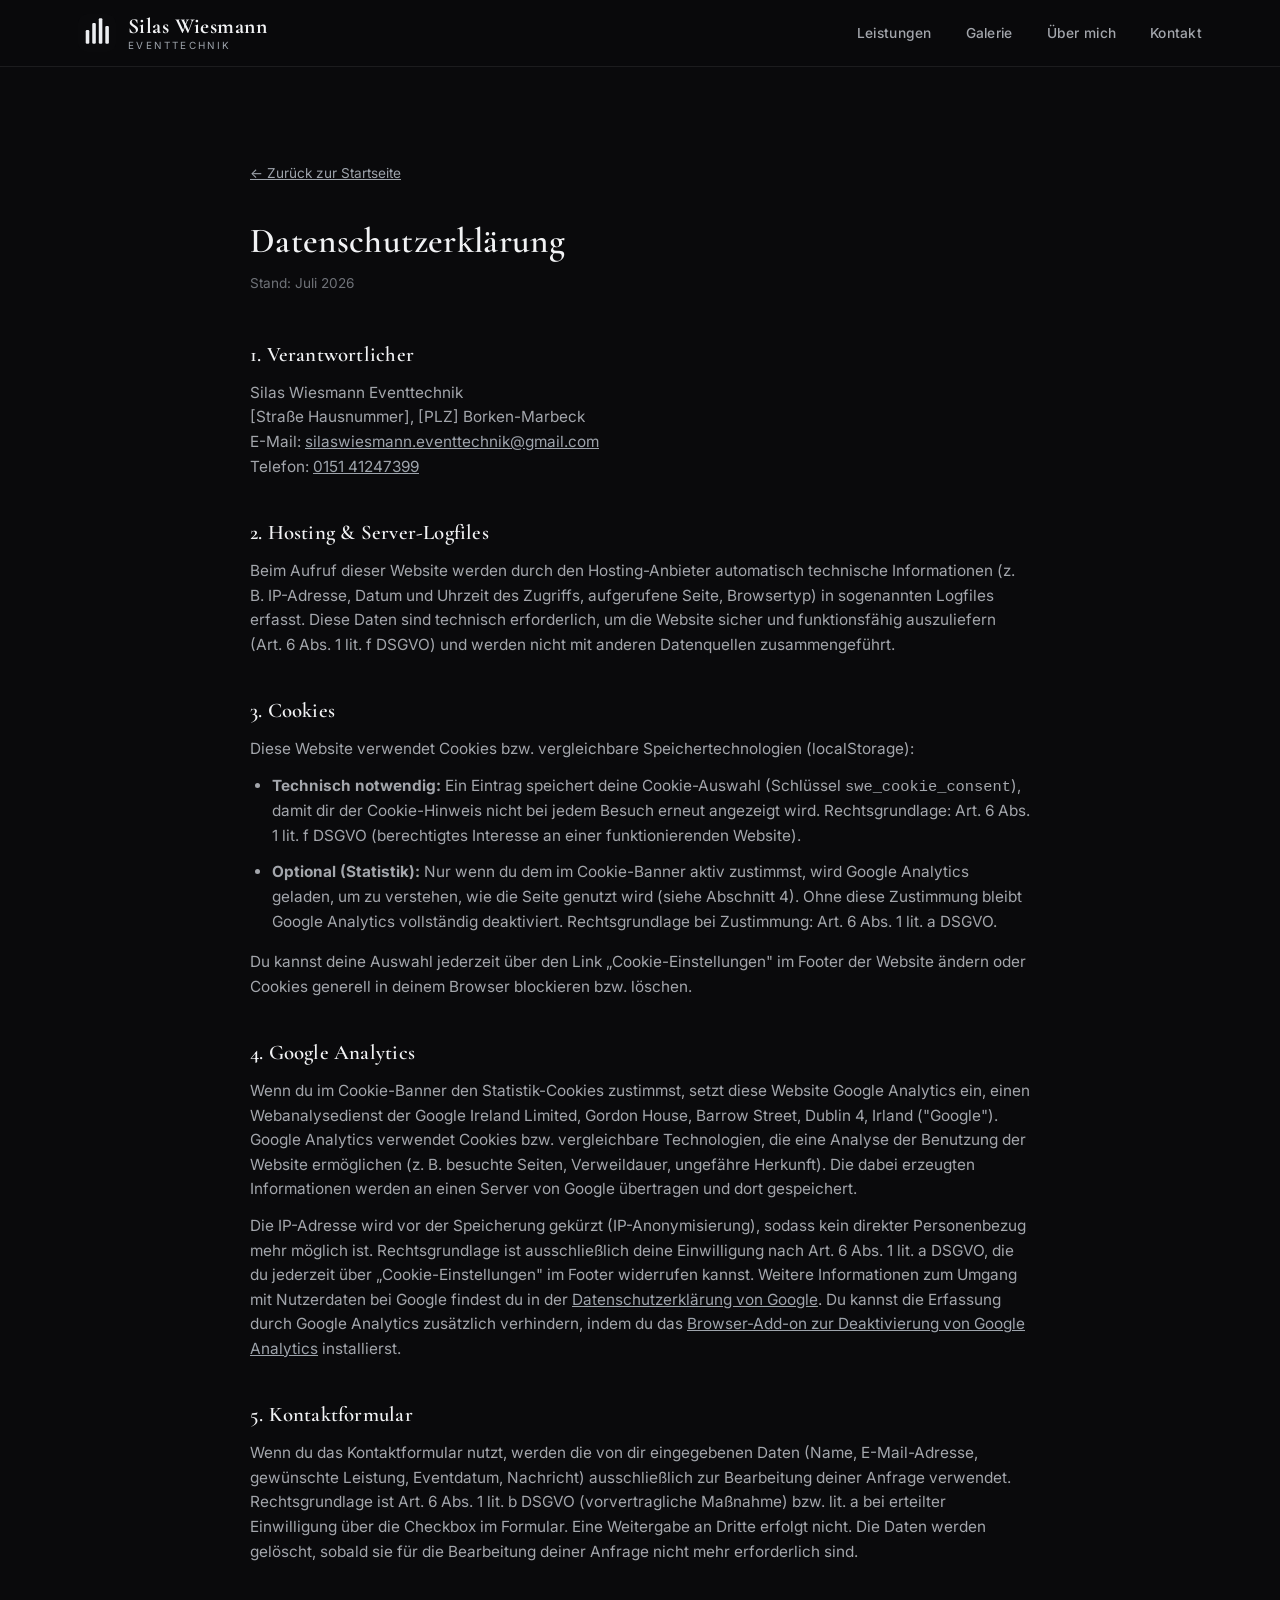
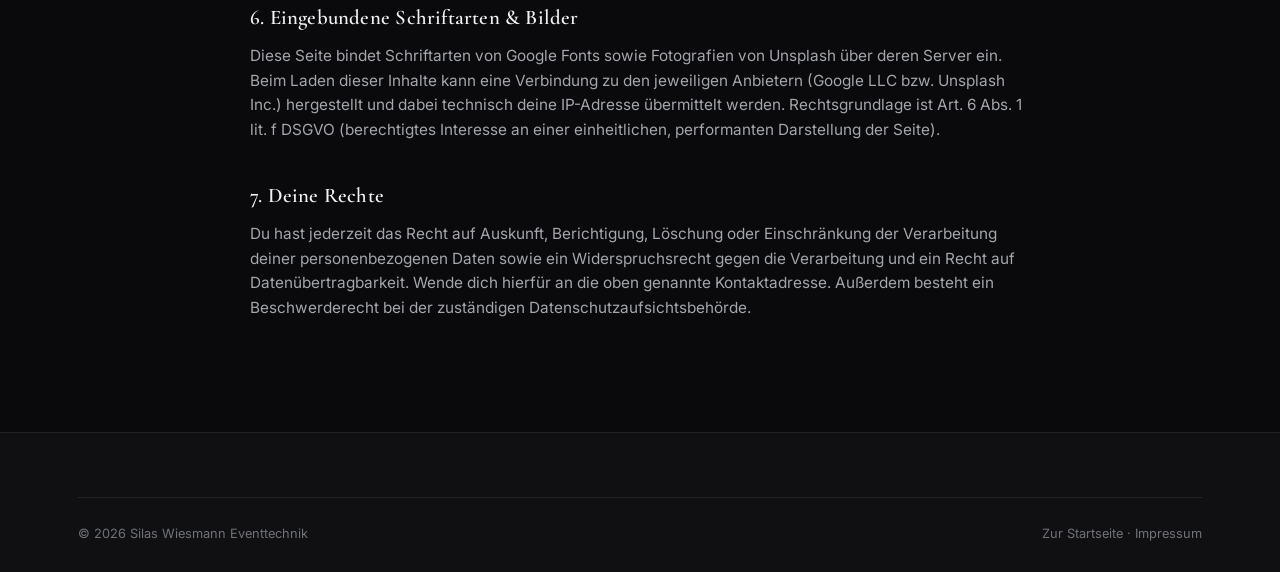
<file: datenschutz.html>
<!DOCTYPE html>
<html lang="de">
<head>
<meta charset="UTF-8">
<meta name="viewport" content="width=device-width, initial-scale=1.0">
<title>Datenschutz — Silas Wiesmann Eventtechnik</title>
<link rel="icon" type="image/svg+xml" href="assets/mark.svg">
<link rel="apple-touch-icon" href="assets/mark.svg">
<link rel="preconnect" href="https://fonts.googleapis.com">
<link rel="preconnect" href="https://fonts.gstatic.com" crossorigin>
<link href="https://fonts.googleapis.com/css2?family=Cormorant+Garamond:wght@500;600;700&family=Inter:wght@400;500;600;700&display=swap" rel="stylesheet">
<link rel="stylesheet" href="css/style.css">
</head>
<body>

<header class="nav is-scrolled">
  <div class="container">
    <a href="index.html" class="brand">
      <img src="assets/mark.svg" alt="" class="brand-mark" width="38" height="38">
      <span class="brand-text">
        <span class="brand-name">Silas Wiesmann</span>
        <span class="brand-tag">Eventtechnik</span>
      </span>
    </a>
    <nav class="nav-links">
      <a href="index.html#leistungen">Leistungen</a>
      <a href="index.html#galerie">Galerie</a>
      <a href="index.html#ueber-mich">Über mich</a>
      <a href="index.html#kontakt">Kontakt</a>
    </nav>
  </div>
</header>

<main class="container legal-page">
  <a href="index.html" class="back-link">&larr; Zurück zur Startseite</a>
  <h1>Datenschutzerklärung</h1>
  <p class="updated">Stand: Juli 2026</p>

  <h2>1. Verantwortlicher</h2>
  <p>
    Silas Wiesmann Eventtechnik<br>
    [Straße Hausnummer], [PLZ] Borken-Marbeck<br>
    E-Mail: <a href="mailto:silaswiesmann.eventtechnik@gmail.com">silaswiesmann.eventtechnik@gmail.com</a><br>
    Telefon: <a href="tel:+4915141247399">0151 41247399</a>
  </p>

  <h2>2. Hosting &amp; Server-Logfiles</h2>
  <p>Beim Aufruf dieser Website werden durch den Hosting-Anbieter automatisch technische Informationen (z. B. IP-Adresse, Datum und Uhrzeit des Zugriffs, aufgerufene Seite, Browsertyp) in sogenannten Logfiles erfasst. Diese Daten sind technisch erforderlich, um die Website sicher und funktionsfähig auszuliefern (Art. 6 Abs. 1 lit. f DSGVO) und werden nicht mit anderen Datenquellen zusammengeführt.</p>

  <h2>3. Cookies</h2>
  <p>Diese Website verwendet Cookies bzw. vergleichbare Speichertechnologien (localStorage):</p>
  <ul>
    <li><strong>Technisch notwendig:</strong> Ein Eintrag speichert deine Cookie-Auswahl (Schlüssel <code>swe_cookie_consent</code>), damit dir der Cookie-Hinweis nicht bei jedem Besuch erneut angezeigt wird. Rechtsgrundlage: Art. 6 Abs. 1 lit. f DSGVO (berechtigtes Interesse an einer funktionierenden Website).</li>
    <li><strong>Optional (Statistik):</strong> Nur wenn du dem im Cookie-Banner aktiv zustimmst, wird Google Analytics geladen, um zu verstehen, wie die Seite genutzt wird (siehe Abschnitt 4). Ohne diese Zustimmung bleibt Google Analytics vollständig deaktiviert. Rechtsgrundlage bei Zustimmung: Art. 6 Abs. 1 lit. a DSGVO.</li>
  </ul>
  <p>Du kannst deine Auswahl jederzeit über den Link „Cookie-Einstellungen" im Footer der Website ändern oder Cookies generell in deinem Browser blockieren bzw. löschen.</p>

  <h2>4. Google Analytics</h2>
  <p>Wenn du im Cookie-Banner den Statistik-Cookies zustimmst, setzt diese Website Google Analytics ein, einen Webanalysedienst der Google Ireland Limited, Gordon House, Barrow Street, Dublin 4, Irland ("Google"). Google Analytics verwendet Cookies bzw. vergleichbare Technologien, die eine Analyse der Benutzung der Website ermöglichen (z. B. besuchte Seiten, Verweildauer, ungefähre Herkunft). Die dabei erzeugten Informationen werden an einen Server von Google übertragen und dort gespeichert.</p>
  <p>Die IP-Adresse wird vor der Speicherung gekürzt (IP-Anonymisierung), sodass kein direkter Personenbezug mehr möglich ist. Rechtsgrundlage ist ausschließlich deine Einwilligung nach Art. 6 Abs. 1 lit. a DSGVO, die du jederzeit über „Cookie-Einstellungen" im Footer widerrufen kannst. Weitere Informationen zum Umgang mit Nutzerdaten bei Google findest du in der <a href="https://policies.google.com/privacy" target="_blank" rel="noopener">Datenschutzerklärung von Google</a>. Du kannst die Erfassung durch Google Analytics zusätzlich verhindern, indem du das <a href="https://tools.google.com/dlpage/gaoptout" target="_blank" rel="noopener">Browser-Add-on zur Deaktivierung von Google Analytics</a> installierst.</p>

  <h2>5. Kontaktformular</h2>
  <p>Wenn du das Kontaktformular nutzt, werden die von dir eingegebenen Daten (Name, E-Mail-Adresse, gewünschte Leistung, Eventdatum, Nachricht) ausschließlich zur Bearbeitung deiner Anfrage verwendet. Rechtsgrundlage ist Art. 6 Abs. 1 lit. b DSGVO (vorvertragliche Maßnahme) bzw. lit. a bei erteilter Einwilligung über die Checkbox im Formular. Eine Weitergabe an Dritte erfolgt nicht. Die Daten werden gelöscht, sobald sie für die Bearbeitung deiner Anfrage nicht mehr erforderlich sind.</p>

  <h2>6. Eingebundene Schriftarten &amp; Bilder</h2>
  <p>Diese Seite bindet Schriftarten von Google Fonts sowie Fotografien von Unsplash über deren Server ein. Beim Laden dieser Inhalte kann eine Verbindung zu den jeweiligen Anbietern (Google LLC bzw. Unsplash Inc.) hergestellt und dabei technisch deine IP-Adresse übermittelt werden. Rechtsgrundlage ist Art. 6 Abs. 1 lit. f DSGVO (berechtigtes Interesse an einer einheitlichen, performanten Darstellung der Seite).</p>

  <h2>7. Deine Rechte</h2>
  <p>Du hast jederzeit das Recht auf Auskunft, Berichtigung, Löschung oder Einschränkung der Verarbeitung deiner personenbezogenen Daten sowie ein Widerspruchsrecht gegen die Verarbeitung und ein Recht auf Datenübertragbarkeit. Wende dich hierfür an die oben genannte Kontaktadresse. Außerdem besteht ein Beschwerderecht bei der zuständigen Datenschutzaufsichtsbehörde.</p>

</main>

<footer class="site-footer">
  <div class="container">
    <div class="footer-bottom">
      <span>© <span id="year"></span> Silas Wiesmann Eventtechnik</span>
      <span><a href="index.html">Zur Startseite</a> · <a href="impressum.html">Impressum</a></span>
    </div>
  </div>
</footer>

<script>document.getElementById('year').textContent = new Date().getFullYear();</script>
</body>
</html>
</file>
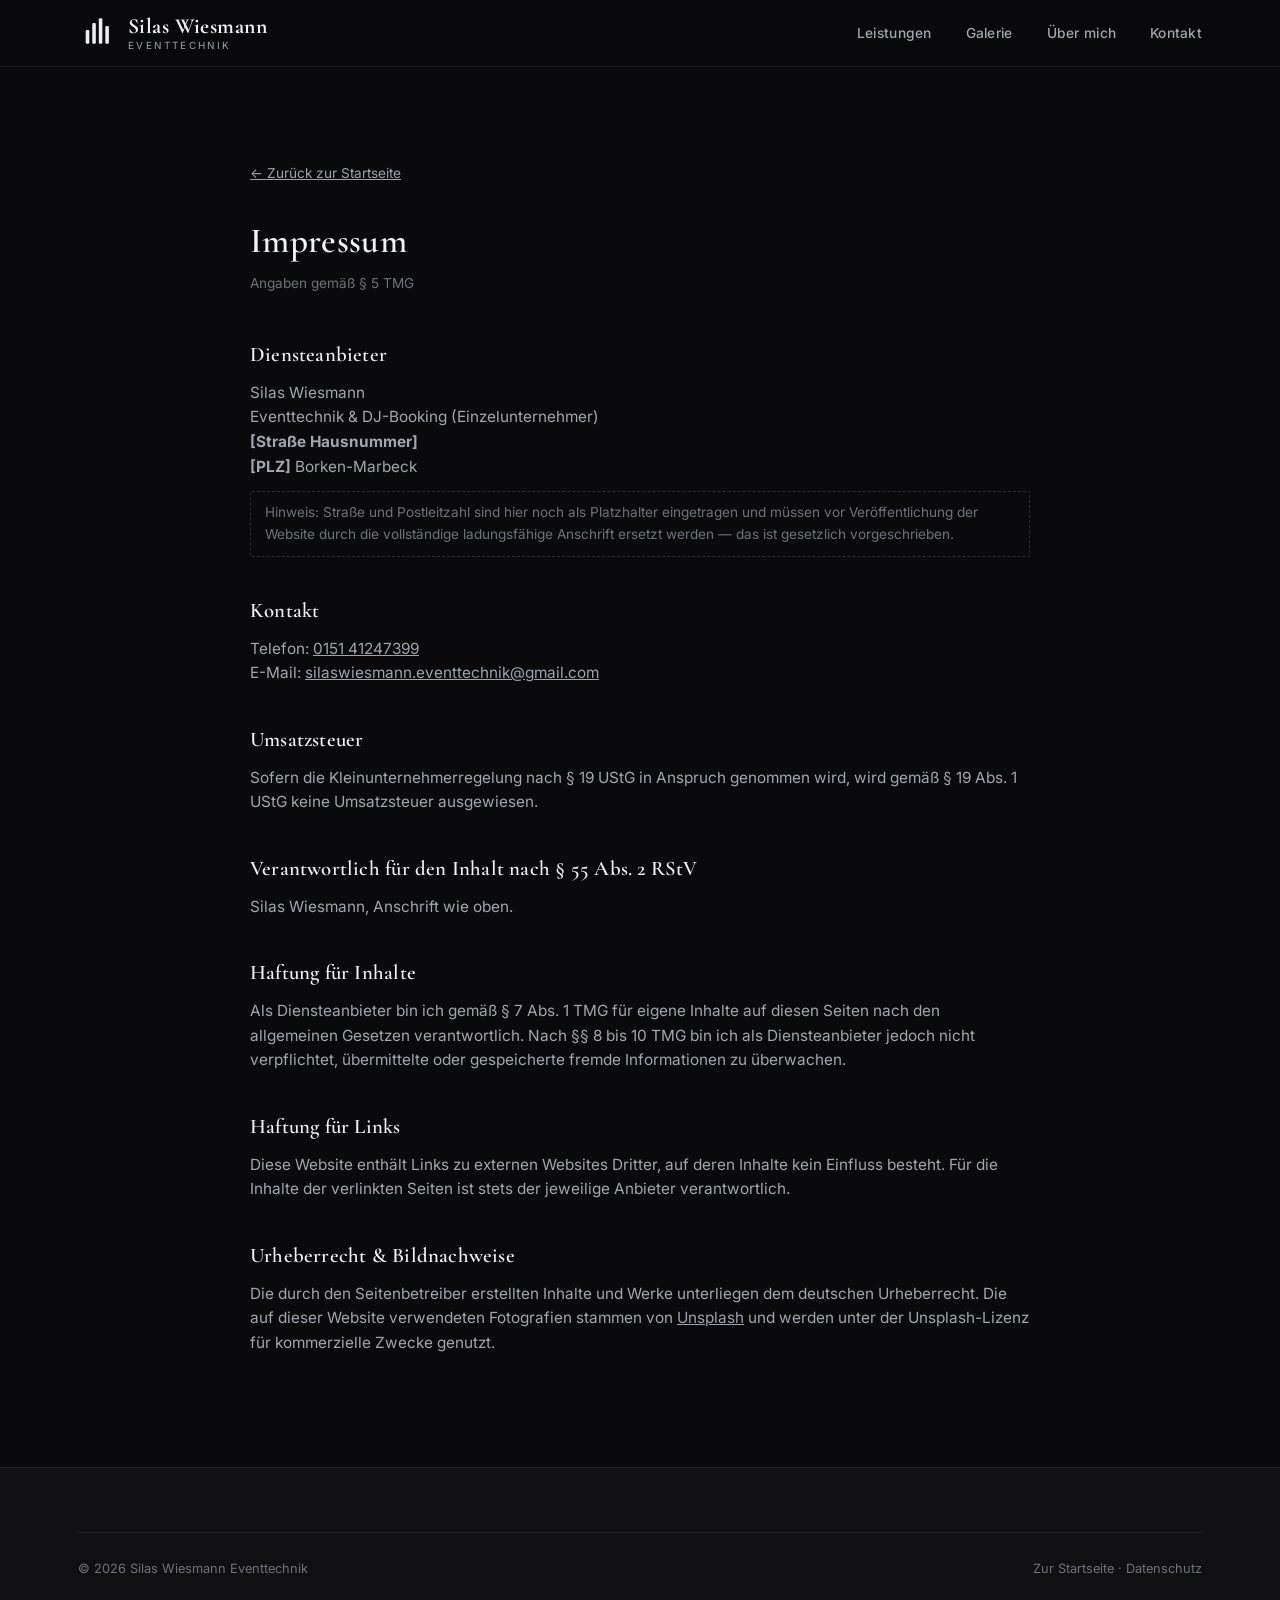
<file: impressum.html>
<!DOCTYPE html>
<html lang="de">
<head>
<meta charset="UTF-8">
<meta name="viewport" content="width=device-width, initial-scale=1.0">
<title>Impressum — Silas Wiesmann Eventtechnik</title>
<link rel="icon" type="image/svg+xml" href="assets/mark.svg">
<link rel="apple-touch-icon" href="assets/mark.svg">
<link rel="preconnect" href="https://fonts.googleapis.com">
<link rel="preconnect" href="https://fonts.gstatic.com" crossorigin>
<link href="https://fonts.googleapis.com/css2?family=Cormorant+Garamond:wght@500;600;700&family=Inter:wght@400;500;600;700&display=swap" rel="stylesheet">
<link rel="stylesheet" href="css/style.css">
</head>
<body>

<header class="nav is-scrolled">
  <div class="container">
    <a href="index.html" class="brand">
      <img src="assets/mark.svg" alt="" class="brand-mark" width="38" height="38">
      <span class="brand-text">
        <span class="brand-name">Silas Wiesmann</span>
        <span class="brand-tag">Eventtechnik</span>
      </span>
    </a>
    <nav class="nav-links">
      <a href="index.html#leistungen">Leistungen</a>
      <a href="index.html#galerie">Galerie</a>
      <a href="index.html#ueber-mich">Über mich</a>
      <a href="index.html#kontakt">Kontakt</a>
    </nav>
  </div>
</header>

<main class="container legal-page">
  <a href="index.html" class="back-link">&larr; Zurück zur Startseite</a>
  <h1>Impressum</h1>
  <p class="updated">Angaben gemäß § 5 TMG</p>

  <h2>Diensteanbieter</h2>
  <p>
    Silas Wiesmann<br>
    Eventtechnik &amp; DJ-Booking (Einzelunternehmer)<br>
    <strong>[Straße Hausnummer]</strong><br>
    <strong>[PLZ]</strong> Borken-Marbeck
  </p>
  <p style="font-size:0.85rem;color:var(--text-faint);border:1px dashed var(--border-strong);padding:10px 14px;border-radius:2px;">
    Hinweis: Straße und Postleitzahl sind hier noch als Platzhalter eingetragen und müssen vor Veröffentlichung der Website durch die vollständige ladungsfähige Anschrift ersetzt werden — das ist gesetzlich vorgeschrieben.
  </p>

  <h2>Kontakt</h2>
  <p>
    Telefon: <a href="tel:+4915141247399">0151 41247399</a><br>
    E-Mail: <a href="mailto:silaswiesmann.eventtechnik@gmail.com">silaswiesmann.eventtechnik@gmail.com</a>
  </p>

  <h2>Umsatzsteuer</h2>
  <p>Sofern die Kleinunternehmerregelung nach § 19 UStG in Anspruch genommen wird, wird gemäß § 19 Abs. 1 UStG keine Umsatzsteuer ausgewiesen.</p>

  <h2>Verantwortlich für den Inhalt nach § 55 Abs. 2 RStV</h2>
  <p>Silas Wiesmann, Anschrift wie oben.</p>

  <h2>Haftung für Inhalte</h2>
  <p>Als Diensteanbieter bin ich gemäß § 7 Abs. 1 TMG für eigene Inhalte auf diesen Seiten nach den allgemeinen Gesetzen verantwortlich. Nach §§ 8 bis 10 TMG bin ich als Diensteanbieter jedoch nicht verpflichtet, übermittelte oder gespeicherte fremde Informationen zu überwachen.</p>

  <h2>Haftung für Links</h2>
  <p>Diese Website enthält Links zu externen Websites Dritter, auf deren Inhalte kein Einfluss besteht. Für die Inhalte der verlinkten Seiten ist stets der jeweilige Anbieter verantwortlich.</p>

  <h2>Urheberrecht &amp; Bildnachweise</h2>
  <p>Die durch den Seitenbetreiber erstellten Inhalte und Werke unterliegen dem deutschen Urheberrecht. Die auf dieser Website verwendeten Fotografien stammen von <a href="https://unsplash.com" target="_blank" rel="noopener">Unsplash</a> und werden unter der Unsplash-Lizenz für kommerzielle Zwecke genutzt.</p>
</main>

<footer class="site-footer">
  <div class="container">
    <div class="footer-bottom">
      <span>© <span id="year"></span> Silas Wiesmann Eventtechnik</span>
      <span><a href="index.html">Zur Startseite</a> · <a href="datenschutz.html">Datenschutz</a></span>
    </div>
  </div>
</footer>

<script>document.getElementById('year').textContent = new Date().getFullYear();</script>
</body>
</html>
</file>
<file: css/style.css>
/* ==========================================================================
   Silas Wiesmann Eventtechnik — Design Tokens & Base
   ========================================================================== */

:root {
  --bg: #0a0a0c;
  --bg-alt: #101013;
  --surface: #17171b;
  --surface-2: #1d1d22;
  --border: rgba(255, 255, 255, 0.08);
  --border-strong: rgba(255, 255, 255, 0.14);

  --text: #f1f2f4;
  --text-muted: #a3a6ac;
  --text-faint: #6f7278;

  --accent: #9ea4ac;
  --accent-light: #eceef1;
  --accent-dim: rgba(158, 164, 172, 0.32);

  --font-display: "Cormorant Garamond", "Playfair Display", Georgia, serif;
  --font-body: "Inter", -apple-system, BlinkMacSystemFont, "Segoe UI", sans-serif;

  --container: 1180px;
  --radius: 2px;
  --radius-lg: 4px;

  --ease: cubic-bezier(0.22, 1, 0.36, 1);
}

* {
  box-sizing: border-box;
  margin: 0;
  padding: 0;
}

html {
  scroll-behavior: smooth;
  scroll-padding-top: 90px;
}

body {
  background: var(--bg);
  color: var(--text);
  font-family: var(--font-body);
  font-size: 16px;
  line-height: 1.6;
  -webkit-font-smoothing: antialiased;
  overflow-x: hidden;
}

img {
  max-width: 100%;
  display: block;
}

a {
  color: inherit;
  text-decoration: none;
}

ul {
  list-style: none;
}

button {
  font-family: inherit;
  cursor: pointer;
}

.container {
  width: 100%;
  max-width: var(--container);
  margin: 0 auto;
  padding: 0 28px;
}

.eyebrow {
  display: inline-flex;
  align-items: center;
  gap: 10px;
  font-size: 12.5px;
  letter-spacing: 0.22em;
  text-transform: uppercase;
  color: var(--accent);
  font-weight: 600;
  margin-bottom: 18px;
}

.eyebrow::before {
  content: "";
  width: 28px;
  height: 1px;
  background: var(--accent);
}

h1, h2, h3, h4 {
  font-family: var(--font-display);
  font-weight: 600;
  line-height: 1.15;
  letter-spacing: 0.01em;
}

h2 {
  font-size: clamp(2rem, 4vw, 2.75rem);
  margin-bottom: 16px;
}

.section-head {
  max-width: 640px;
  margin-bottom: 56px;
}

.section-head.center {
  margin-left: auto;
  margin-right: auto;
  text-align: center;
}

.section-head p {
  color: var(--text-muted);
  font-size: 1.05rem;
}

section {
  position: relative;
  padding: 110px 0;
}

.section-alt {
  background: var(--bg-alt);
}

/* ---- Equalizer motif ---- */
.eq-divider {
  display: flex;
  align-items: flex-end;
  justify-content: center;
  gap: 4px;
  height: 22px;
  margin: 0 auto 28px;
  opacity: 0.85;
}

.eq-divider span {
  width: 3px;
  background: var(--accent);
  border-radius: 1px;
  animation: eq-bounce 1.4s ease-in-out infinite;
}

.eq-divider span:nth-child(1) { height: 40%; animation-delay: -1.1s; }
.eq-divider span:nth-child(2) { height: 80%; animation-delay: -0.9s; }
.eq-divider span:nth-child(3) { height: 55%; animation-delay: -0.7s; }
.eq-divider span:nth-child(4) { height: 100%; animation-delay: -0.5s; }
.eq-divider span:nth-child(5) { height: 65%; animation-delay: -0.3s; }
.eq-divider span:nth-child(6) { height: 45%; animation-delay: -0.1s; }
.eq-divider span:nth-child(7) { height: 75%; animation-delay: -0.2s; }

@keyframes eq-bounce {
  0%, 100% { transform: scaleY(0.3); }
  50% { transform: scaleY(1); }
}

@media (prefers-reduced-motion: reduce) {
  .eq-divider span { animation: none; transform: scaleY(0.7); }
}

/* ---- Buttons ---- */
.btn {
  display: inline-flex;
  align-items: center;
  justify-content: center;
  gap: 10px;
  padding: 15px 32px;
  font-size: 0.92rem;
  font-weight: 600;
  letter-spacing: 0.04em;
  text-transform: uppercase;
  border-radius: var(--radius);
  border: 1px solid transparent;
  transition: all 0.35s var(--ease);
  white-space: nowrap;
}

.btn-primary {
  background: var(--accent-light);
  color: #14161a;
}

.btn-primary:hover {
  background: var(--text);
  transform: translateY(-2px);
  box-shadow: 0 12px 30px -14px rgba(0, 0, 0, 0.6);
}

.btn-ghost {
  border-color: var(--border-strong);
  color: var(--text);
  background: transparent;
}

.btn-ghost:hover {
  border-color: var(--accent);
  color: var(--accent-light);
}

.btn-block {
  width: 100%;
}

/* ==========================================================================
   Navigation
   ========================================================================== */

.nav {
  position: fixed;
  top: 0;
  left: 0;
  right: 0;
  z-index: 500;
  padding: 22px 0;
  transition: all 0.4s var(--ease);
  border-bottom: 1px solid transparent;
}

.nav.is-scrolled {
  padding: 14px 0;
  background: rgba(10, 10, 12, 0.86);
  backdrop-filter: blur(14px);
  -webkit-backdrop-filter: blur(14px);
  border-bottom-color: var(--border);
}

.nav .container {
  display: flex;
  align-items: center;
  justify-content: space-between;
  gap: 24px;
}

.brand {
  display: flex;
  flex-direction: row;
  align-items: center;
  gap: 12px;
  line-height: 1.1;
}

.brand-mark {
  width: 38px;
  height: 38px;
  border-radius: 9px;
  flex-shrink: 0;
}

.brand-text {
  display: flex;
  flex-direction: column;
}

.brand .brand-name {
  font-family: var(--font-display);
  font-size: 1.35rem;
  font-weight: 700;
  letter-spacing: 0.02em;
}

.brand .brand-tag {
  font-size: 0.62rem;
  letter-spacing: 0.24em;
  text-transform: uppercase;
  color: var(--accent);
  margin-top: 2px;
}

.nav-links {
  display: flex;
  align-items: center;
  gap: 34px;
}

.nav-links a {
  font-size: 0.86rem;
  font-weight: 500;
  letter-spacing: 0.02em;
  color: var(--text-muted);
  position: relative;
  padding: 4px 0;
  transition: color 0.25s var(--ease);
}

.nav-links a:hover,
.nav-links a:focus-visible {
  color: var(--text);
}

.nav-links a::after {
  content: "";
  position: absolute;
  left: 0;
  bottom: -2px;
  width: 0;
  height: 1px;
  background: var(--accent);
  transition: width 0.3s var(--ease);
}

.nav-links a:hover::after {
  width: 100%;
}

.nav-actions {
  display: flex;
  align-items: center;
  gap: 18px;
}

.nav-cta {
  padding: 11px 22px;
  font-size: 0.78rem;
}

.nav-toggle {
  display: none;
  background: none;
  border: 1px solid var(--border-strong);
  width: 42px;
  height: 42px;
  align-items: center;
  justify-content: center;
  color: var(--text);
}

/* ==========================================================================
   Hero
   ========================================================================== */

.hero {
  position: relative;
  min-height: 100vh;
  display: flex;
  align-items: center;
  padding: 160px 0 100px;
  overflow: hidden;
}

.hero-bg {
  position: absolute;
  inset: 0;
  z-index: 0;
}

.hero-bg img {
  width: 100%;
  height: 100%;
  object-fit: cover;
  filter: saturate(1.05);
}

.hero-bg::after {
  content: "";
  position: absolute;
  inset: 0;
  background:
    linear-gradient(180deg, rgba(8,8,10,0.55) 0%, rgba(8,8,10,0.78) 55%, var(--bg) 100%),
    linear-gradient(90deg, rgba(8,8,10,0.75) 0%, rgba(8,8,10,0.25) 55%, rgba(8,8,10,0.55) 100%);
}

.hero-content {
  position: relative;
  z-index: 1;
  max-width: 700px;
}

.hero-content .eyebrow {
  color: var(--accent-light);
}

.hero h1 {
  font-size: clamp(2.6rem, 6vw, 4.4rem);
  margin-bottom: 22px;
}

.hero h1 em {
  font-style: italic;
  color: var(--accent-light);
}

.hero-lede {
  font-size: 1.15rem;
  color: var(--text-muted);
  max-width: 540px;
  margin-bottom: 40px;
}

.hero-ctas {
  display: flex;
  gap: 16px;
  flex-wrap: wrap;
  margin-bottom: 64px;
}

.hero-stats {
  display: flex;
  gap: 44px;
  flex-wrap: wrap;
}

.hero-stats div {
  border-left: 1px solid var(--border-strong);
  padding-left: 16px;
}

.hero-stats strong {
  display: block;
  font-family: var(--font-display);
  font-size: 1.9rem;
  color: var(--accent-light);
}

.hero-stats span {
  font-size: 0.78rem;
  color: var(--text-muted);
  letter-spacing: 0.03em;
}

.hero-eq {
  position: absolute;
  bottom: 28px;
  left: 0;
  right: 0;
  z-index: 1;
  display: flex;
  justify-content: center;
  gap: 5px;
  opacity: 0.5;
}

.hero-eq span {
  width: 3px;
  height: 16px;
  background: var(--accent);
  animation: eq-bounce 1.2s ease-in-out infinite;
}

.hero-eq span:nth-child(odd) { animation-delay: -0.6s; }
.hero-eq span:nth-child(3n) { animation-delay: -0.3s; height: 24px; }

/* ==========================================================================
   Services
   ========================================================================== */

.services-grid {
  display: grid;
  grid-template-columns: repeat(4, 1fr);
  gap: 22px;
}

.service-card {
  position: relative;
  background: var(--surface);
  border: 1px solid var(--border);
  border-radius: var(--radius-lg);
  overflow: hidden;
  display: flex;
  flex-direction: column;
  transition: transform 0.4s var(--ease), border-color 0.4s var(--ease);
}

.service-card:hover {
  transform: translateY(-6px);
  border-color: var(--accent-dim);
}

.service-card .thumb {
  position: relative;
  aspect-ratio: 4 / 3;
  overflow: hidden;
}

.service-card .thumb img {
  width: 100%;
  height: 100%;
  object-fit: cover;
  transition: transform 0.6s var(--ease);
}

.service-card:hover .thumb img {
  transform: scale(1.08);
}

.service-card .thumb::after {
  content: "";
  position: absolute;
  inset: 0;
  background: linear-gradient(180deg, transparent 40%, rgba(10,10,12,0.9) 100%);
}

.service-card .num {
  position: absolute;
  top: 14px;
  left: 14px;
  z-index: 1;
  font-family: var(--font-display);
  font-size: 0.85rem;
  color: var(--accent-light);
  border: 1px solid var(--accent-dim);
  background: rgba(10,10,12,0.55);
  width: 30px;
  height: 30px;
  display: flex;
  align-items: center;
  justify-content: center;
  border-radius: 50%;
}

.service-card .body {
  padding: 24px 22px 28px;
  flex: 1;
  display: flex;
  flex-direction: column;
}

.service-card h3 {
  font-size: 1.3rem;
  margin-bottom: 10px;
}

.service-card p {
  color: var(--text-muted);
  font-size: 0.92rem;
  margin-bottom: 18px;
  flex: 1;
}

.service-card .link {
  font-size: 0.8rem;
  font-weight: 600;
  letter-spacing: 0.04em;
  text-transform: uppercase;
  color: var(--accent);
  display: inline-flex;
  align-items: center;
  gap: 8px;
}

.service-card .link svg {
  transition: transform 0.3s var(--ease);
}

.service-card:hover .link svg {
  transform: translateX(4px);
}

/* ---- Service detail (alternating rows) ---- */

.detail-row {
  display: grid;
  grid-template-columns: 1fr 1fr;
  gap: 64px;
  align-items: center;
}

.detail-row + .detail-row {
  margin-top: 100px;
}

.detail-row.reverse .detail-media { order: 2; }
.detail-row.reverse .detail-copy { order: 1; }

.detail-media {
  position: relative;
  border-radius: var(--radius-lg);
  overflow: hidden;
  aspect-ratio: 5 / 4;
  border: 1px solid var(--border);
}

.detail-media img {
  width: 100%;
  height: 100%;
  object-fit: cover;
}

.detail-media .tag {
  position: absolute;
  bottom: 18px;
  left: 18px;
  background: rgba(10,10,12,0.72);
  backdrop-filter: blur(6px);
  border: 1px solid var(--accent-dim);
  padding: 8px 16px;
  font-size: 0.75rem;
  letter-spacing: 0.08em;
  text-transform: uppercase;
  color: var(--accent-light);
}

.detail-copy h3 {
  font-size: clamp(1.6rem, 3vw, 2.1rem);
  margin-bottom: 16px;
}

.detail-copy > p {
  color: var(--text-muted);
  margin-bottom: 26px;
}

.spec-list {
  display: grid;
  gap: 12px;
  margin-bottom: 30px;
}

.spec-list li {
  display: flex;
  align-items: flex-start;
  gap: 12px;
  font-size: 0.94rem;
  color: var(--text);
}

.spec-list svg {
  flex-shrink: 0;
  color: var(--accent);
  margin-top: 3px;
}

.price-note {
  display: inline-flex;
  align-items: center;
  gap: 10px;
  font-size: 0.82rem;
  color: var(--text-faint);
  margin-bottom: 24px;
  border: 1px dashed var(--border-strong);
  padding: 8px 14px;
  border-radius: var(--radius);
}

/* ==========================================================================
   Gallery
   ========================================================================== */

.gallery-grid {
  display: grid;
  grid-template-columns: repeat(4, 1fr);
  grid-auto-rows: 190px;
  gap: 14px;
}

.gallery-grid a {
  position: relative;
  overflow: hidden;
  border-radius: var(--radius);
  display: block;
}

.gallery-grid img {
  width: 100%;
  height: 100%;
  object-fit: cover;
  transition: transform 0.6s var(--ease), filter 0.4s;
  filter: grayscale(15%);
}

.gallery-grid a:hover img {
  transform: scale(1.06);
  filter: grayscale(0%);
}

.gallery-grid a::after {
  content: "";
  position: absolute;
  inset: 0;
  background: linear-gradient(180deg, transparent 60%, rgba(10,10,12,0.85));
  opacity: 0;
  transition: opacity 0.3s;
}

.gallery-grid a:hover::after { opacity: 1; }

.gallery-grid span {
  position: absolute;
  left: 14px;
  bottom: 12px;
  font-size: 0.78rem;
  color: var(--text);
  opacity: 0;
  transform: translateY(6px);
  transition: all 0.3s;
  z-index: 1;
}

.gallery-grid a:hover span {
  opacity: 1;
  transform: translateY(0);
}

.g-wide { grid-column: span 2; }
.g-tall { grid-row: span 2; }

/* ==========================================================================
   About
   ========================================================================== */

.about-grid {
  display: grid;
  grid-template-columns: 0.85fr 1.15fr;
  gap: 70px;
  align-items: center;
}

.about-media {
  position: relative;
}

.about-media .frame {
  position: relative;
  aspect-ratio: 3/4;
  border-radius: var(--radius-lg);
  overflow: hidden;
  border: 1px solid var(--border);
}

.about-media img {
  width: 100%;
  height: 100%;
  object-fit: cover;
}

.about-media .badge {
  position: absolute;
  bottom: -22px;
  right: -22px;
  background: var(--bg-alt);
  border: 1px solid var(--accent-dim);
  padding: 18px 22px;
  text-align: center;
  border-radius: var(--radius-lg);
}

.about-media .badge strong {
  display: block;
  font-family: var(--font-display);
  font-size: 1.7rem;
  color: var(--accent-light);
}

.about-media .badge span {
  font-size: 0.68rem;
  letter-spacing: 0.06em;
  text-transform: uppercase;
  color: var(--text-muted);
}

.about-copy p {
  color: var(--text-muted);
  margin-bottom: 18px;
}

.about-copy p:first-of-type {
  color: var(--text);
  font-size: 1.08rem;
}

.about-tags {
  display: flex;
  flex-wrap: wrap;
  gap: 10px;
  margin-top: 28px;
}

.about-tags span {
  border: 1px solid var(--border-strong);
  padding: 8px 16px;
  font-size: 0.8rem;
  color: var(--text-muted);
  border-radius: 20px;
}

/* ==========================================================================
   Process
   ========================================================================== */

.process-grid {
  display: grid;
  grid-template-columns: repeat(4, 1fr);
  gap: 4px;
  position: relative;
}

.process-step {
  padding: 32px 26px;
  background: var(--surface);
  border: 1px solid var(--border);
  position: relative;
}

.process-step .step-num {
  font-family: var(--font-display);
  font-size: 2.4rem;
  color: var(--accent-dim);
  margin-bottom: 18px;
}

.process-step h4 {
  font-size: 1.05rem;
  margin-bottom: 10px;
}

.process-step p {
  color: var(--text-muted);
  font-size: 0.88rem;
}

/* ==========================================================================
   Testimonials
   ========================================================================== */

.testi-grid {
  display: grid;
  grid-template-columns: repeat(3, 1fr);
  gap: 24px;
}

.testi-card {
  background: var(--surface);
  border: 1px solid var(--border);
  padding: 32px 28px;
  border-radius: var(--radius-lg);
}

.testi-card .stars {
  color: var(--accent);
  font-size: 0.9rem;
  letter-spacing: 2px;
  margin-bottom: 18px;
}

.testi-card p {
  color: var(--text-muted);
  font-size: 0.95rem;
  margin-bottom: 22px;
  font-style: italic;
}

.testi-card .who {
  display: flex;
  flex-direction: column;
  font-size: 0.85rem;
}

.testi-card .who strong {
  color: var(--text);
}

.testi-card .who span {
  color: var(--text-faint);
}

.testi-note {
  margin-top: 20px;
  font-size: 0.78rem;
  color: var(--text-faint);
  text-align: center;
}

/* ==========================================================================
   Contact
   ========================================================================== */

.contact-grid {
  display: grid;
  grid-template-columns: 1fr 1.15fr;
  gap: 60px;
}

.contact-info h3 {
  font-size: 1.6rem;
  margin-bottom: 18px;
}

.contact-info > p {
  color: var(--text-muted);
  margin-bottom: 36px;
}

.contact-list {
  display: grid;
  gap: 22px;
  margin-bottom: 40px;
}

.contact-list li {
  display: flex;
  align-items: center;
  gap: 16px;
}

.contact-list .ico {
  width: 44px;
  height: 44px;
  border: 1px solid var(--accent-dim);
  border-radius: 50%;
  display: flex;
  align-items: center;
  justify-content: center;
  color: var(--accent);
  flex-shrink: 0;
}

.contact-list strong {
  display: block;
  font-size: 0.72rem;
  letter-spacing: 0.06em;
  text-transform: uppercase;
  color: var(--text-faint);
  margin-bottom: 3px;
}

.contact-list a,
.contact-list span.val {
  font-size: 1rem;
}

.social-row {
  display: flex;
  gap: 12px;
}

.social-row a {
  width: 40px;
  height: 40px;
  border: 1px solid var(--border-strong);
  border-radius: 50%;
  display: flex;
  align-items: center;
  justify-content: center;
  transition: all 0.3s var(--ease);
}

.social-row a:hover {
  border-color: var(--accent);
  color: var(--accent-light);
}

.contact-form {
  background: var(--surface);
  border: 1px solid var(--border);
  border-radius: var(--radius-lg);
  padding: 40px;
}

.form-row {
  display: grid;
  grid-template-columns: 1fr 1fr;
  gap: 18px;
}

.field {
  margin-bottom: 18px;
}

.field label {
  display: block;
  font-size: 0.78rem;
  letter-spacing: 0.04em;
  text-transform: uppercase;
  color: var(--text-faint);
  margin-bottom: 8px;
}

.field input,
.field select,
.field textarea {
  width: 100%;
  background: var(--bg-alt);
  border: 1px solid var(--border-strong);
  color: var(--text);
  padding: 13px 14px;
  font-family: var(--font-body);
  font-size: 0.94rem;
  border-radius: var(--radius);
  transition: border-color 0.25s;
}

.field input:focus,
.field select:focus,
.field textarea:focus {
  outline: none;
  border-color: var(--accent);
}

.field textarea {
  resize: vertical;
  min-height: 110px;
}

.field-check {
  display: flex;
  align-items: flex-start;
  gap: 10px;
  margin-bottom: 22px;
}

.field-check input {
  margin-top: 4px;
  accent-color: var(--accent);
}

.field-check label {
  font-size: 0.82rem;
  color: var(--text-muted);
  text-transform: none;
  letter-spacing: 0;
}

.field-check a {
  color: var(--accent);
  text-decoration: underline;
}

.form-status {
  margin-top: 16px;
  font-size: 0.88rem;
  display: none;
}

.form-status.show { display: block; }
.form-status.ok { color: #7fd68a; }

/* ==========================================================================
   Footer
   ========================================================================== */

.site-footer {
  border-top: 1px solid var(--border);
  padding: 64px 0 28px;
  background: var(--bg-alt);
}

.footer-grid {
  display: grid;
  grid-template-columns: 1.4fr 1fr 1fr 1fr;
  gap: 40px;
  margin-bottom: 48px;
}

.footer-brand .brand-name {
  font-family: var(--font-display);
  font-size: 1.4rem;
  margin-bottom: 12px;
}

.footer-brand p {
  color: var(--text-muted);
  font-size: 0.9rem;
  max-width: 280px;
  margin-bottom: 20px;
}

.footer-col h5 {
  font-size: 0.78rem;
  letter-spacing: 0.08em;
  text-transform: uppercase;
  color: var(--accent);
  margin-bottom: 18px;
}

.footer-col ul {
  display: grid;
  gap: 12px;
}

.footer-col a {
  color: var(--text-muted);
  font-size: 0.9rem;
  transition: color 0.25s;
}

.footer-col a:hover {
  color: var(--accent-light);
}

.footer-bottom {
  border-top: 1px solid var(--border);
  padding-top: 26px;
  display: flex;
  justify-content: space-between;
  align-items: center;
  flex-wrap: wrap;
  gap: 12px;
  font-size: 0.8rem;
  color: var(--text-faint);
}

.footer-bottom a {
  color: var(--text-faint);
}

.footer-bottom a:hover {
  color: var(--accent-light);
}

/* ==========================================================================
   Cookie banner
   ========================================================================== */

.cookie-banner {
  position: fixed;
  left: 20px;
  right: 20px;
  bottom: 20px;
  z-index: 1000;
  max-width: 640px;
  margin: 0 auto;
  background: var(--surface-2);
  border: 1px solid var(--border-strong);
  border-radius: var(--radius-lg);
  padding: 26px 28px;
  box-shadow: 0 20px 60px -20px rgba(0,0,0,0.6);
  transform: translateY(140%);
  opacity: 0;
  transition: all 0.5s var(--ease);
}

.cookie-banner.show {
  transform: translateY(0);
  opacity: 1;
}

.cookie-banner h4 {
  font-size: 1rem;
  margin-bottom: 8px;
}

.cookie-banner p {
  font-size: 0.86rem;
  color: var(--text-muted);
  margin-bottom: 18px;
}

.cookie-banner p a {
  color: var(--accent);
  text-decoration: underline;
}

.cookie-actions {
  display: flex;
  gap: 10px;
  flex-wrap: wrap;
}

.cookie-actions .btn {
  padding: 11px 18px;
  font-size: 0.76rem;
}

.cookie-settings {
  display: none;
  margin-top: 18px;
  padding-top: 18px;
  border-top: 1px solid var(--border);
  gap: 14px;
  flex-direction: column;
}

.cookie-settings.show { display: flex; }

.cookie-toggle-row {
  display: flex;
  align-items: center;
  justify-content: space-between;
  gap: 12px;
}

.cookie-toggle-row div strong {
  display: block;
  font-size: 0.86rem;
}

.cookie-toggle-row div span {
  font-size: 0.78rem;
  color: var(--text-faint);
}

.switch {
  position: relative;
  width: 42px;
  height: 24px;
  flex-shrink: 0;
}

.switch input {
  opacity: 0;
  width: 0;
  height: 0;
}

.switch .track {
  position: absolute;
  inset: 0;
  background: var(--border-strong);
  border-radius: 20px;
  transition: 0.3s;
}

.switch .track::before {
  content: "";
  position: absolute;
  width: 18px;
  height: 18px;
  left: 3px;
  top: 3px;
  background: var(--text);
  border-radius: 50%;
  transition: 0.3s;
}

.switch input:checked + .track {
  background: var(--accent-dim);
}

.switch input:checked + .track::before {
  transform: translateX(18px);
  background: var(--accent-light);
}

.switch input:disabled + .track {
  opacity: 0.5;
}

/* ==========================================================================
   Legal pages
   ========================================================================== */

.legal-page {
  padding: 160px 0 100px;
  max-width: 780px;
  margin: 0 auto;
}

.legal-page h1 {
  font-size: 2.2rem;
  margin-bottom: 12px;
}

.legal-page .updated {
  color: var(--text-faint);
  font-size: 0.85rem;
  margin-bottom: 48px;
}

.legal-page h2 {
  font-size: 1.3rem;
  margin-top: 42px;
  margin-bottom: 14px;
}

.legal-page p,
.legal-page li {
  color: var(--text-muted);
  margin-bottom: 12px;
  font-size: 0.96rem;
}

.legal-page ul {
  list-style: disc;
  padding-left: 22px;
  margin-bottom: 16px;
}

.legal-page a {
  color: var(--accent);
  text-decoration: underline;
}

.back-link {
  display: inline-flex;
  align-items: center;
  gap: 8px;
  color: var(--accent);
  font-size: 0.85rem;
  margin-bottom: 36px;
}

/* ==========================================================================
   Scroll reveal
   ========================================================================== */

.reveal {
  opacity: 0;
  transform: translateY(28px);
  transition: opacity 0.8s var(--ease), transform 0.8s var(--ease);
}

.reveal.in {
  opacity: 1;
  transform: translateY(0);
}

/* ==========================================================================
   Responsive
   ========================================================================== */

@media (max-width: 980px) {
  .services-grid { grid-template-columns: repeat(2, 1fr); }
  .gallery-grid { grid-template-columns: repeat(3, 1fr); }
  .process-grid { grid-template-columns: repeat(2, 1fr); }
  .footer-grid { grid-template-columns: 1fr 1fr; }
  .about-grid { grid-template-columns: 1fr; }
  .about-media .frame { max-width: 380px; margin: 0 auto; }
  .detail-row,
  .detail-row.reverse { grid-template-columns: 1fr; }
  .detail-row.reverse .detail-media,
  .detail-row.reverse .detail-copy { order: initial; }
  .contact-grid { grid-template-columns: 1fr; }
  .testi-grid { grid-template-columns: 1fr; }
}

@media (max-width: 720px) {
  section { padding: 76px 0; }
  .nav-links { display: none; }
  .nav-toggle { display: flex; }
  .nav-cta { display: none; }
  .hero { padding-top: 130px; text-align: left; }
  .hero-stats { gap: 28px; }
  .services-grid { grid-template-columns: 1fr; }
  .gallery-grid { grid-template-columns: repeat(2, 1fr); grid-auto-rows: 150px; }
  .g-wide { grid-column: span 2; }
  .process-grid { grid-template-columns: 1fr; }
  .footer-grid { grid-template-columns: 1fr 1fr; gap: 30px; }
  .form-row { grid-template-columns: 1fr; }
  .cookie-banner { left: 12px; right: 12px; bottom: 12px; padding: 22px; }
}
</file>
